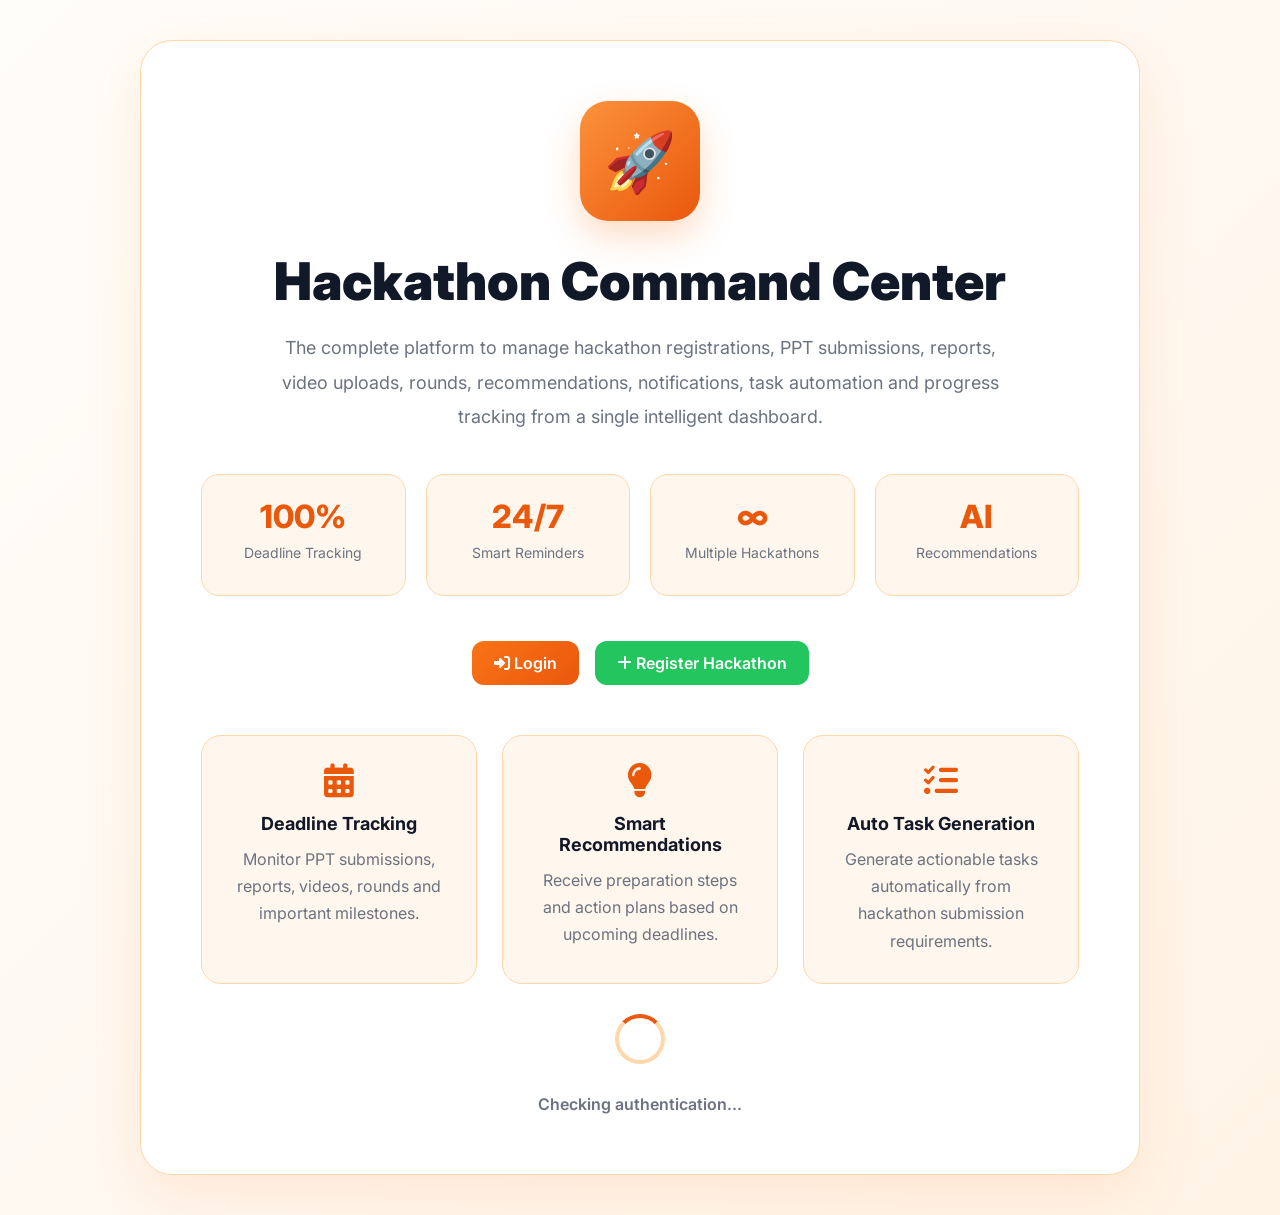
<file: index.html>
<!DOCTYPE html>
<html lang="en">

<head>

    <meta charset="UTF-8">

    <meta name="viewport" content="width=device-width, initial-scale=1.0">

    <title>
        Hackathon Command Center
    </title>

    <link rel="stylesheet" href="assets/css/style.css">

    <link href="https://cdnjs.cloudflare.com/ajax/libs/font-awesome/6.5.1/css/all.min.css" rel="stylesheet">

    <style>
        .landing-container {

            min-height: 100vh;

            display: flex;

            justify-content: center;

            align-items: center;

            padding: 40px;

            background: linear-gradient(135deg,
                    #FFFDF8,
                    #FFF8F1,
                    #FFF4E6);
        }

        .landing-card {

            width: 100%;
            max-width: 1000px;

            background: #FFFFFF;

            border: 1px solid #FED7AA;

            border-radius: 32px;

            padding: 60px;

            text-align: center;

            box-shadow:
                0 20px 60px rgba(249, 115, 22, .12);
        }

        .hero-logo {

            width: 120px;
            height: 120px;

            margin: auto;

            border-radius: 28px;

            display: flex;

            align-items: center;
            justify-content: center;

            font-size: 58px;

            color: white;

            background: linear-gradient(135deg,
                    #FB923C,
                    #EA580C);

            box-shadow:
                0 15px 35px rgba(249, 115, 22, .25);

            margin-bottom: 30px;
        }

        .hero-title {

            font-size: 52px;

            font-weight: 900;

            color: #111827;

            margin-bottom: 18px;

            line-height: 1.2;
        }

        .hero-subtitle {

            max-width: 750px;

            margin: auto;

            color: #6B7280;

            font-size: 18px;

            line-height: 1.9;

            margin-bottom: 40px;
        }

        .hero-buttons {

            display: flex;

            justify-content: center;

            gap: 16px;

            flex-wrap: wrap;

            margin-bottom: 50px;
        }

        .feature-grid {

            display: grid;

            grid-template-columns:
                repeat(auto-fit, minmax(250px, 1fr));

            gap: 25px;
        }

        .feature {

            background: #FFF7ED;

            border: 1px solid #FED7AA;

            border-radius: 20px;

            padding: 28px;

            transition: .3s ease;
        }

        .feature:hover {

            transform: translateY(-5px);

            box-shadow:
                0 10px 25px rgba(249, 115, 22, .12);
        }

        .feature i {

            font-size: 34px;

            color: #EA580C;

            margin-bottom: 15px;
        }

        .feature h4 {

            color: #111827;

            margin-bottom: 12px;

            font-size: 18px;
        }

        .feature p {

            color: #6B7280;

            line-height: 1.7;
        }

        .stats-row {

            display: grid;

            grid-template-columns:
                repeat(auto-fit, minmax(180px, 1fr));

            gap: 20px;

            margin-bottom: 45px;
        }

        .stat-box {

            background: #FFF7ED;

            border: 1px solid #FED7AA;

            border-radius: 18px;

            padding: 22px;
        }

        .stat-number {

            font-size: 32px;

            font-weight: 800;

            color: #EA580C;

            margin-bottom: 8px;
        }

        .stat-label {

            color: #6B7280;

            font-size: 14px;
        }

        .loader {

            width: 50px;
            height: 50px;

            margin: 30px auto;

            border-radius: 50%;

            border: 4px solid #FED7AA;

            border-top-color: #EA580C;

            animation: spin 1s linear infinite;
        }

        #statusMessage {

            color: #6B7280;

            font-weight: 600;
        }

        @keyframes spin {

            from {
                transform: rotate(0deg);
            }

            to {
                transform: rotate(360deg);
            }
        }

        @media(max-width:768px) {

            .landing-card {

                padding: 35px;
            }

            .hero-title {

                font-size: 36px;
            }

            .hero-subtitle {

                font-size: 16px;
            }
        }
    </style>

</head>

<body>

    <div class="landing-container">

        <div class="landing-card fade-in">

            <div class="hero-logo">
                🚀
            </div>

            <h1 class="hero-title">
                Hackathon Command Center
            </h1>

            <p class="hero-subtitle">

                The complete platform to manage
                hackathon registrations, PPT submissions,
                reports, video uploads, rounds,
                recommendations, notifications,
                task automation and progress tracking
                from a single intelligent dashboard.

            </p>

            <div class="stats-row">

                <div class="stat-box">
                    <div class="stat-number">100%</div>
                    <div class="stat-label">
                        Deadline Tracking
                    </div>
                </div>

                <div class="stat-box">
                    <div class="stat-number">24/7</div>
                    <div class="stat-label">
                        Smart Reminders
                    </div>
                </div>

                <div class="stat-box">
                    <div class="stat-number">∞</div>
                    <div class="stat-label">
                        Multiple Hackathons
                    </div>
                </div>

                <div class="stat-box">
                    <div class="stat-number">AI</div>
                    <div class="stat-label">
                        Recommendations
                    </div>
                </div>

            </div>

            <div class="hero-buttons">

                <a href="login.html" class="btn btn-primary">

                    <i class="fas fa-right-to-bracket"></i>
                    Login
                </a>

                <a href="register.html" class="btn btn-success">

                    <i class="fas fa-plus"></i>
                    Register Hackathon
                </a>

            </div>

            <div class="feature-grid">

                <div class="feature">

                    <i class="fas fa-calendar-days"></i>

                    <h4>
                        Deadline Tracking
                    </h4>

                    <p>
                        Monitor PPT submissions,
                        reports, videos, rounds
                        and important milestones.
                    </p>

                </div>

                <div class="feature">

                    <i class="fas fa-lightbulb"></i>

                    <h4>
                        Smart Recommendations
                    </h4>

                    <p>
                        Receive preparation steps
                        and action plans based on
                        upcoming deadlines.
                    </p>

                </div>

                <div class="feature">

                    <i class="fas fa-list-check"></i>

                    <h4>
                        Auto Task Generation
                    </h4>

                    <p>
                        Generate actionable tasks
                        automatically from hackathon
                        submission requirements.
                    </p>

                </div>

            </div>

            <div class="loader"></div>

            <p id="statusMessage">

                Checking authentication...

            </p>

        </div>

    </div>

    <script src="assets/js/app.js"></script>

    <script>

        setTimeout(() => {

            const currentUser =
                localStorage.getItem(
                    "hack_current_user"
                );

            if (currentUser) {

                document.getElementById(
                    "statusMessage"
                ).innerText =
                    "Redirecting to Dashboard...";

                setTimeout(() => {

                    window.location.href =
                        "dashboard.html";

                }, 800);

            } else {

                document.getElementById(
                    "statusMessage"
                ).innerText =
                    "Redirecting to Login...";

                setTimeout(() => {

                    window.location.href =
                        "login.html";

                }, 800);
            }

        }, 1500);

    </script>

</body>

</html>
</file>
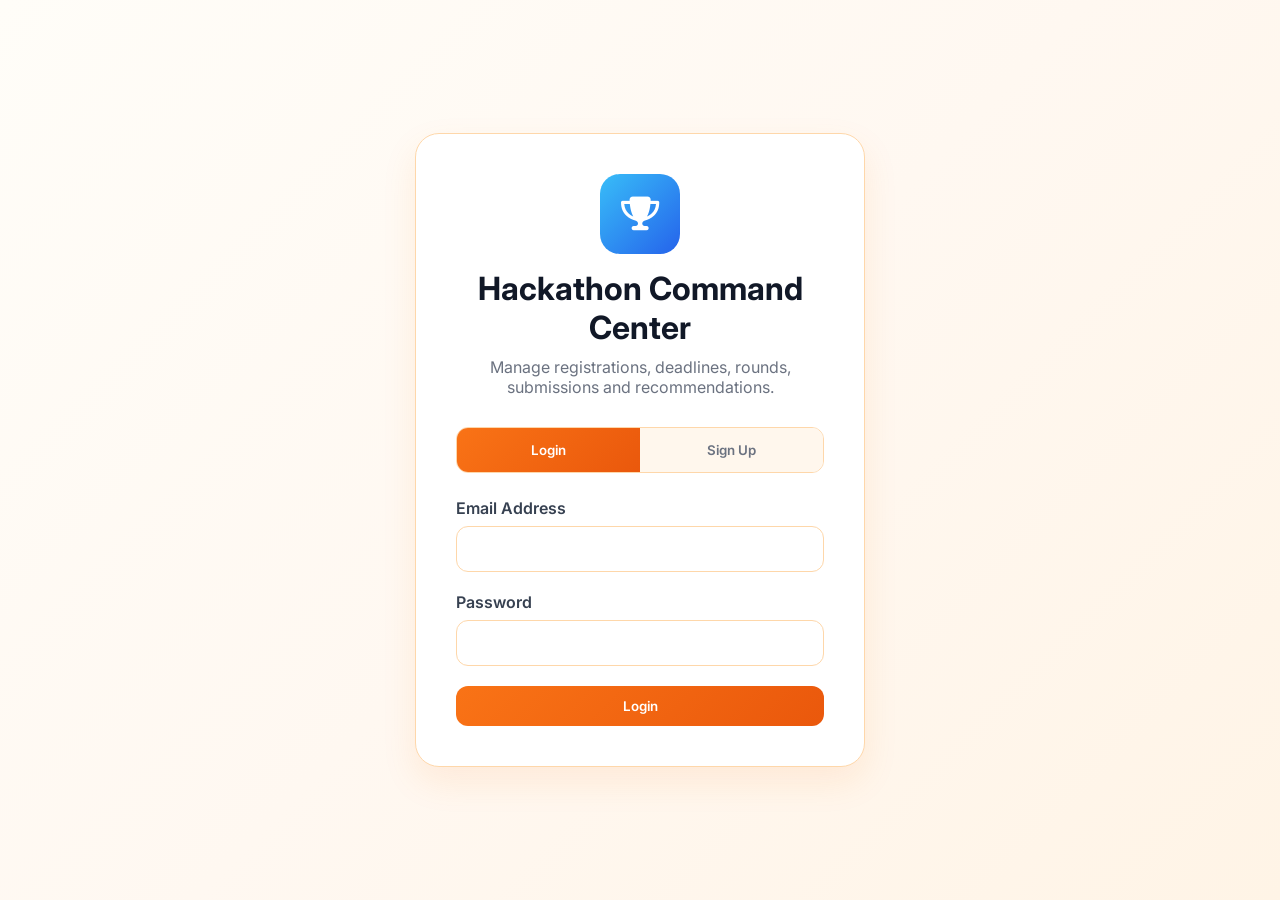
<file: agenda.html>
<!DOCTYPE html>
<html lang="en">

<head>

<meta charset="UTF-8">

<meta name="viewport"
      content="width=device-width, initial-scale=1.0">

<title>
Agenda | Hackathon Command Center
</title>

<link rel="stylesheet"
      href="assets/css/style.css">

<link href="https://cdnjs.cloudflare.com/ajax/libs/font-awesome/6.5.1/css/all.min.css"
      rel="stylesheet">

</head>

<body>

<div class="app">

    <!-- SIDEBAR -->

    <aside class="sidebar">

        <div class="logo">

            <div class="logo-icon">
                🚀
            </div>

            <div class="logo-text">
                <h2>Hackathon Hub</h2>
                <span>Command Center</span>
            </div>

        </div>

        <nav class="nav-links">

            <a href="dashboard.html">
                <i class="fas fa-chart-line"></i>
                <span>Dashboard</span>
            </a>

            <a href="register.html">
                <i class="fas fa-plus-circle"></i>
                <span>Register</span>
            </a>

            <a href="agenda.html"
               class="active">
                <i class="fas fa-list-check"></i>
                <span>Agenda</span>
            </a>

            <a href="recommendations.html">
                <i class="fas fa-lightbulb"></i>
                <span>Recommendations</span>
            </a>

            <a href="calendar.html">
                <i class="fas fa-calendar"></i>
                <span>Calendar</span>
            </a>

            <a href="notifications.html">
                <i class="fas fa-bell"></i>
                <span>Notifications</span>
            </a>

            <a href="#"
               onclick="logoutUser()">

                <i class="fas fa-right-from-bracket"></i>
                <span>Logout</span>

            </a>

        </nav>

    </aside>

    <!-- MAIN -->

    <main class="main">

        <div class="page-header">

            <div class="page-title">

                <h1>
                    Agenda
                </h1>

                <p>
                    All hackathon tasks sorted by urgency.
                </p>

            </div>

        </div>

        <!-- TODAY -->

        <div class="agenda-section">

            <h2 class="agenda-title">

                🔴 Today

            </h2>

            <div id="todayTasks">

            </div>

        </div>

        <!-- TOMORROW -->

        <div class="agenda-section">

            <h2 class="agenda-title">

                🟠 Tomorrow

            </h2>

            <div id="tomorrowTasks">

            </div>

        </div>

        <!-- THIS WEEK -->

        <div class="agenda-section">

            <h2 class="agenda-title">

                🟡 This Week

            </h2>

            <div id="weekTasks">

            </div>

        </div>

        <!-- FUTURE -->

        <div class="agenda-section">

            <h2 class="agenda-title">

                🟢 Future

            </h2>

            <div id="futureTasks">

            </div>

        </div>

    </main>

</div>

<script src="assets/js/api.js"></script>
<script src="assets/js/app.js"></script>

<script src="assets/js/agenda.js"></script>

</body>

</html>

<!DOCTYPE html>
<html lang="en">

<head>

<meta charset="UTF-8">

<meta
name="viewport"
content="width=device-width, initial-scale=1.0">

<title>
Agenda | Hackathon Command Center
</title>

<link
rel="stylesheet"
href="assets/css/style.css">

<link
href="https://cdnjs.cloudflare.com/ajax/libs/font-awesome/6.5.1/css/all.min.css"
rel="stylesheet">

</head>

<body>

<div class="app">

    <!-- SIDEBAR -->

    <aside class="sidebar">

        <div class="logo">

            <div class="logo-icon">
                🚀
            </div>

            <div class="logo-text">
                <h2>
                    Hackathon Hub
                </h2>
                <span>
                    Command Center
                </span>
            </div>

        </div>

        <nav class="nav-links">

            <a href="dashboard.html">
                <i class="fas fa-chart-line"></i>
                <span>Dashboard</span>
            </a>

            <a href="register.html">
                <i class="fas fa-plus-circle"></i>
                <span>Register</span>
            </a>

            <a
            href="agenda.html"
            class="active">

                <i class="fas fa-list-check"></i>
                <span>Agenda</span>

            </a>

            <a href="recommendations.html">
                <i class="fas fa-lightbulb"></i>
                <span>Recommendations</span>
            </a>

            <a href="calendar.html">
                <i class="fas fa-calendar"></i>
                <span>Calendar</span>
            </a>

            <a href="notifications.html">
                <i class="fas fa-bell"></i>
                <span>Notifications</span>
            </a>

            <a
            href="#"
            onclick="logoutUser()">

                <i class="fas fa-sign-out-alt"></i>
                <span>Logout</span>

            </a>

        </nav>

    </aside>

    <!-- MAIN -->

    <main class="main">

        <div class="page-header">

            <div class="page-title">

                <h1>
                    Agenda
                </h1>

                <p>
                    Sorted task timeline across
                    all hackathons
                </p>

            </div>

        </div>

        <!-- TODAY -->

        <div class="agenda-section">

            <h2
            class="agenda-title"
            style="color:#ef4444">

                🔴 Today

            </h2>

            <div id="todayTasks">

            </div>

        </div>

        <!-- TOMORROW -->

        <div class="agenda-section">

            <h2
            class="agenda-title"
            style="color:#f59e0b">

                🟠 Tomorrow

            </h2>

            <div id="tomorrowTasks">

            </div>

        </div>

        <!-- WEEK -->

        <div class="agenda-section">

            <h2
            class="agenda-title"
            style="color:#38bdf8">

                🔵 This Week

            </h2>

            <div id="weekTasks">

            </div>

        </div>

        <!-- FUTURE -->

        <div class="agenda-section">

            <h2
            class="agenda-title"
            style="color:#22c55e">

                🟢 Future

            </h2>

            <div id="futureTasks">

            </div>

        </div>

        <div class="footer">

            © 2026 Hackathon Command Center

        </div>

    </main>

</div>

<script src="assets/js/app.js"></script>

<script src="assets/js/agenda.js"></script>

</body>

</html>
</file>
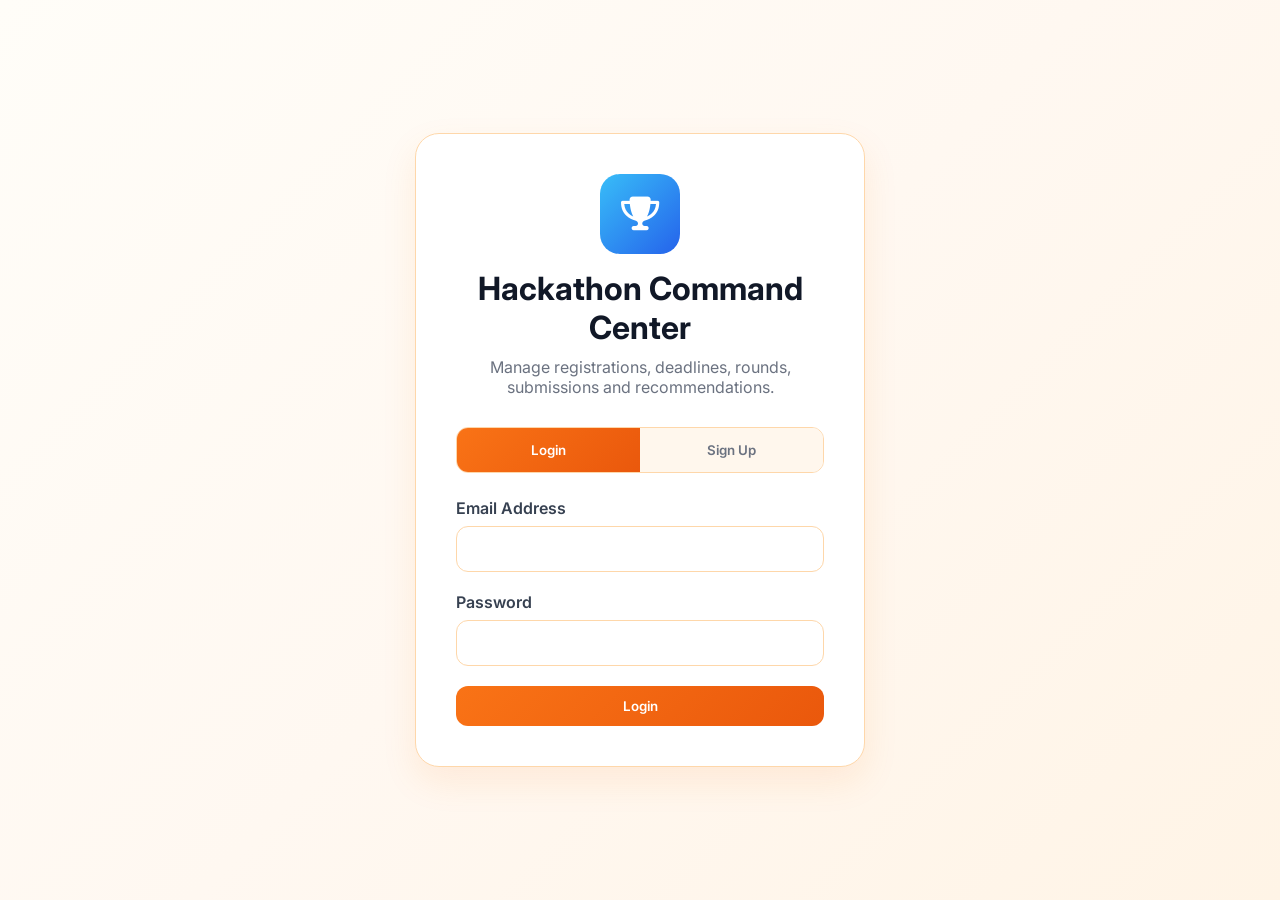
<file: calendar.html>
+
<!DOCTYPE html>
<html lang="en">

<head>

    <meta charset="UTF-8">

    <meta name="viewport" content="width=device-width, initial-scale=1.0">

    <title>
        Calendar | Hackathon Command Center
    </title>

    <link rel="stylesheet" href="assets/css/style.css">

    <link href="https://cdnjs.cloudflare.com/ajax/libs/font-awesome/6.5.1/css/all.min.css" rel="stylesheet">

    <style>
        .calendar-wrapper {

            background: #FFFFFF;

            border-radius: 24px;

            padding: 30px;

            border: 1px solid #FED7AA;

            box-shadow:
                0 12px 35px rgba(249, 115, 22, .08);
        }

        .calendar-header {

            display: flex;

            justify-content: space-between;

            align-items: center;

            margin-bottom: 30px;
        }

        .calendar-header h2 {

            color: #111827;

            font-size: 28px;

            font-weight: 800;
        }

        .calendar-grid {

            display: grid;

            grid-template-columns:
                repeat(7, 1fr);

            gap: 12px;
        }

        .calendar-weekday {

            text-align: center;

            font-weight: 700;

            color: #EA580C;

            background: #FFF7ED;

            border: 1px solid #FED7AA;

            border-radius: 12px;

            padding: 14px;
        }

        .calendar-cell {

            min-height: 120px;

            background: #FFFFFF;

            border-radius: 14px;

            padding: 10px;

            border: 1px solid #FED7AA;

            overflow: hidden;

            transition: .25s ease;

            color: #1F2937;
        }

        .calendar-cell:hover {

            transform: translateY(-3px);

            box-shadow:
                0 8px 18px rgba(249, 115, 22, .10);

            background: #FFFDF8;
        }

        .calendar-nav {

            display: flex;

            gap: 12px;
        }

        .calendar-nav button {

            padding: 12px 18px;

            border-radius: 12px;

            border: none;

            cursor: pointer;

            background: linear-gradient(135deg,
                    #FB923C,
                    #EA580C);

            color: white;

            font-size: 15px;

            font-weight: 600;

            transition: .25s ease;
        }

        .calendar-nav button:hover {

            transform: translateY(-2px);

            box-shadow:
                0 10px 20px rgba(249, 115, 22, .20);
        }

        .legend {

            display: flex;

            flex-wrap: wrap;

            gap: 18px;

            margin-top: 30px;

            padding-top: 20px;

            border-top: 1px solid #FED7AA;
        }

        .legend-item {

            display: flex;

            align-items: center;

            gap: 10px;

            color: #374151;

            font-weight: 500;
        }

        .legend-dot {

            width: 14px;

            height: 14px;

            border-radius: 50%;
        }

        .legend-item:nth-child(1) .legend-dot {

            background: #F59E0B;
        }

        .legend-item:nth-child(2) .legend-dot {

            background: #22C55E;
        }

        .legend-item:nth-child(3) .legend-dot {

            background: #EF4444;
        }

        .legend-item:nth-child(4) .legend-dot {

            background: #8B5CF6;
        }

        .calendar-event {

            padding: 4px 8px;

            margin-top: 5px;

            border-radius: 8px;

            font-size: 11px;

            font-weight: 600;

            color: white;

            overflow: hidden;

            white-space: nowrap;

            text-overflow: ellipsis;
        }

        .calendar-event.ppt {

            background: #F59E0B;
        }

        .calendar-event.video {

            background: #22C55E;
        }

        .calendar-event.report {

            background: #EF4444;
        }

        .calendar-event.round {

            background: #8B5CF6;
        }

        @media(max-width:992px) {

            .calendar-grid {

                grid-template-columns:
                    repeat(7, minmax(80px, 1fr));

                overflow-x: auto;
            }

            .calendar-cell {

                min-height: 100px;
            }
        }

        @media(max-width:768px) {

            .calendar-header {

                flex-direction: column;

                gap: 20px;
            }

            .calendar-header h2 {

                font-size: 24px;
            }

            .legend {

                justify-content: center;
            }
        }
    </style>

</head>

<body>

    <div class="app">

        <!-- SIDEBAR -->

        <aside class="sidebar">

            <div class="logo">

                <div class="logo-icon">
                    🚀
                </div>

                <div class="logo-text">

                    <h2>
                        Hackathon Hub
                    </h2>

                    <span>
                        Command Center
                    </span>

                </div>

            </div>

            <nav class="nav-links">

                <a href="dashboard.html">
                    <i class="fas fa-chart-line"></i>
                    <span>Dashboard</span>
                </a>

                <a href="register.html">
                    <i class="fas fa-plus-circle"></i>
                    <span>Register</span>
                </a>

                <a href="agenda.html">
                    <i class="fas fa-list-check"></i>
                    <span>Agenda</span>
                </a>

                <a href="recommendations.html">
                    <i class="fas fa-lightbulb"></i>
                    <span>Recommendations</span>
                </a>

                <a href="calendar.html" class="active">

                    <i class="fas fa-calendar-days"></i>
                    <span>Calendar</span>

                </a>

                <a href="notifications.html">
                    <i class="fas fa-bell"></i>
                    <span>Notifications</span>
                </a>

                <a href="#" onclick="logoutUser()">

                    <i class="fas fa-right-from-bracket"></i>
                    <span>Logout</span>

                </a>

            </nav>

        </aside>

        <!-- MAIN -->

        <main class="main">

            <div class="page-header">

                <div class="page-title">

                    <h1>
                        Calendar
                    </h1>

                    <p>
                        View all hackathon deadlines,
                        rounds and submissions.
                    </p>

                </div>

            </div>

            <div class="calendar-wrapper">

                <div class="calendar-header">

                    <div class="calendar-nav">

                        <button onclick="previousMonth()">

                            <i class="fas fa-chevron-left"></i>

                        </button>

                        <button onclick="nextMonth()">

                            <i class="fas fa-chevron-right"></i>

                        </button>

                    </div>

                    <h2 id="monthYear">

                    </h2>

                </div>

                <!-- WEEKDAYS -->

                <div class="calendar-grid">

                    <div class="calendar-weekday">
                        Sun
                    </div>

                    <div class="calendar-weekday">
                        Mon
                    </div>

                    <div class="calendar-weekday">
                        Tue
                    </div>

                    <div class="calendar-weekday">
                        Wed
                    </div>

                    <div class="calendar-weekday">
                        Thu
                    </div>

                    <div class="calendar-weekday">
                        Fri
                    </div>

                    <div class="calendar-weekday">
                        Sat
                    </div>

                </div>

                <div id="calendarDays" class="calendar-grid">

                </div>

                <!-- LEGEND -->

                <div class="legend">

                    <div class="legend-item">
                        <div class="legend-dot" style="
                    background:#f59e0b;
                    ">
                        </div>
                        PPT
                    </div>

                    <div class="legend-item">
                        <div class="legend-dot" style="
                    background:#22c55e;
                    ">
                        </div>
                        Video
                    </div>

                    <div class="legend-item">
                        <div class="legend-dot" style="
                    background:#ef4444;
                    ">
                        </div>
                        Report
                    </div>

                    <div class="legend-item">
                        <div class="legend-dot" style="
                    background:#8b5cf6;
                    ">
                        </div>
                        Round
                    </div>

                </div>

            </div>

            <div class="footer">

                © 2026 Hackathon Command Center

            </div>

        </main>

    </div>

    <script src="assets/js/api.js"></script>
    <script src="assets/js/app.js"></script>
    <script src="assets/js/calendar.js"></script>

</body>

</html>
</file>
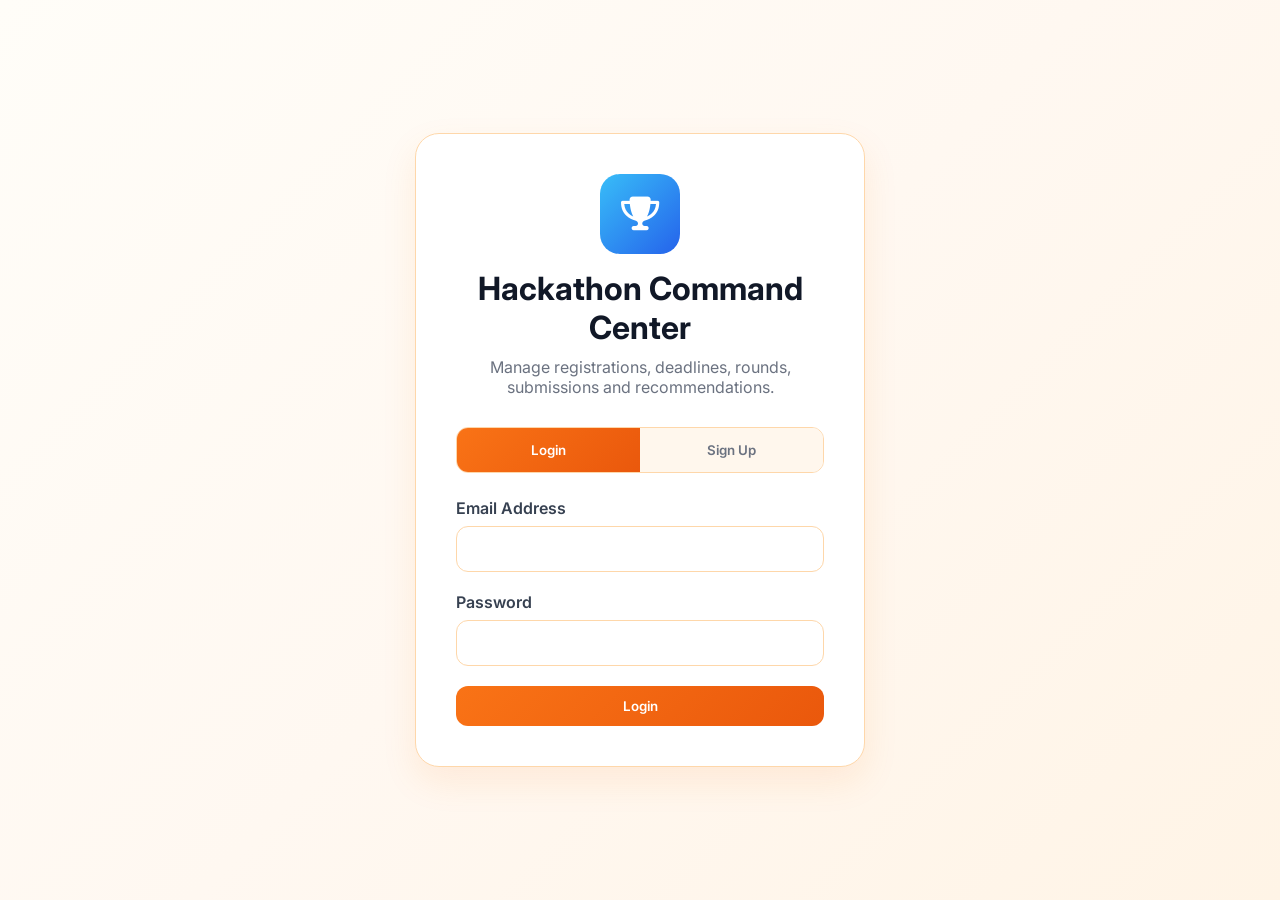
<file: dashboard.html>
<!DOCTYPE html>
<html lang="en">

<head>

    <meta charset="UTF-8">
    <meta name="viewport" content="width=device-width, initial-scale=1.0">

    <title>Dashboard | Hackathon Command Center</title>

    <link rel="stylesheet" href="assets/css/style.css">

    <link href="https://cdnjs.cloudflare.com/ajax/libs/font-awesome/6.5.1/css/all.min.css"
          rel="stylesheet">

</head>

<body>

<div class="app">

    <!-- ======================================
         SIDEBAR
    ======================================= -->

    <aside class="sidebar">

        <div class="logo">

            <div class="logo-icon">
                🚀
            </div>

            <div class="logo-text">
                <h2>Hackathon Hub</h2>
                <span>Command Center</span>
            </div>

        </div>

        <nav class="nav-links">

            <a href="dashboard.html" class="active">
                <i class="fas fa-chart-line"></i>
                <span>Dashboard</span>
            </a>

            <a href="register.html">
                <i class="fas fa-plus-circle"></i>
                <span>Register Hackathon</span>
            </a>

            <a href="agenda.html">
                <i class="fas fa-list-check"></i>
                <span>Agenda</span>
            </a>

            <a href="recommendations.html">
                <i class="fas fa-lightbulb"></i>
                <span>Recommendations</span>
            </a>

            <a href="calendar.html">
                <i class="fas fa-calendar-days"></i>
                <span>Calendar</span>
            </a>

            <a href="notifications.html">
                <i class="fas fa-bell"></i>
                <span>Notifications</span>
            </a>

            <a href="#" onclick="logoutUser()">
                <i class="fas fa-right-from-bracket"></i>
                <span>Logout</span>
            </a>

        </nav>

    </aside>

    <!-- ======================================
         MAIN CONTENT
    ======================================= -->

    <main class="main">

        <div class="page-header">

            <div class="page-title">

                <h1>
                    Dashboard
                </h1>

                <p>
                    Monitor hackathons, deadlines,
                    tasks and progress from one place.
                </p>

            </div>

            <a href="register.html"
               class="btn btn-primary">

                <i class="fas fa-plus"></i>
                New Hackathon

            </a>

        </div>

        <!-- ======================================
             STATS
        ======================================= -->

        <div class="stats-grid">

            <div class="stat-card">

                <div class="stat-label">
                    Total Hackathons
                </div>

                <div class="stat-value"
                     id="totalHackathons">
                    0
                </div>

                <div class="stat-icon">
                    <i class="fas fa-trophy"></i>
                </div>

            </div>

            <div class="stat-card">

                <div class="stat-label">
                    Upcoming Deadlines
                </div>

                <div class="stat-value"
                     id="upcomingDeadlines">
                    0
                </div>

                <div class="stat-icon">
                    <i class="fas fa-clock"></i>
                </div>

            </div>

            <div class="stat-card">

                <div class="stat-label">
                    Pending Tasks
                </div>

                <div class="stat-value"
                     id="pendingTasks">
                    0
                </div>

                <div class="stat-icon">
                    <i class="fas fa-hourglass-half"></i>
                </div>

            </div>

            <div class="stat-card">

                <div class="stat-label">
                    Completed Tasks
                </div>

                <div class="stat-value"
                     id="completedTasks">
                    0
                </div>

                <div class="stat-icon">
                    <i class="fas fa-check-circle"></i>
                </div>

            </div>

        </div>

        <!-- ======================================
             QUICK ACTIONS
        ======================================= -->

        <div class="card"
             style="margin-bottom:25px;">

            <div class="card-header">

                <h3 class="card-title">
                    Quick Actions
                </h3>

            </div>

            <div style="
                display:flex;
                flex-wrap:wrap;
                gap:15px;
            ">

                <a href="register.html"
                   class="btn btn-primary">

                    Register Hackathon

                </a>

                <a href="agenda.html"
                   class="btn btn-success">

                    View Agenda

                </a>

                <a href="recommendations.html"
                   class="btn btn-primary">

                    Recommendations

                </a>

            </div>

        </div>

        <!-- ======================================
             RECENT HACKATHONS
        ======================================= -->

        <div class="card">

            <div class="card-header">

                <h3 class="card-title">
                    Recent Hackathons
                </h3>

            </div>

            <div class="table-container">

                <table>

                    <thead>

                    <tr>

                        <th>
                            Hackathon
                        </th>

                        <th>
                            Organizer
                        </th>

                        <th>
                            Rounds
                        </th>

                        <th>
                            Added On
                        </th>

                        <th style="text-align: center;">
                            Actions
                        </th>

                    </tr>

                    </thead>

                    <tbody id="recentHackathons">

                    </tbody>

                </table>

            </div>

        </div>

        <!-- ======================================
             FOOTER
        ======================================= -->

        <div class="footer">

            © 2026 Hackathon Command Center

        </div>

    </main>

</div>

<script src="assets/js/api.js"></script>
<script src="assets/js/app.js"></script>

<script>

    checkAuth();

    // loadDashboard() is natively handled by app.js during DOMContentLoaded

</script>

</body>

</html>
```
</file>
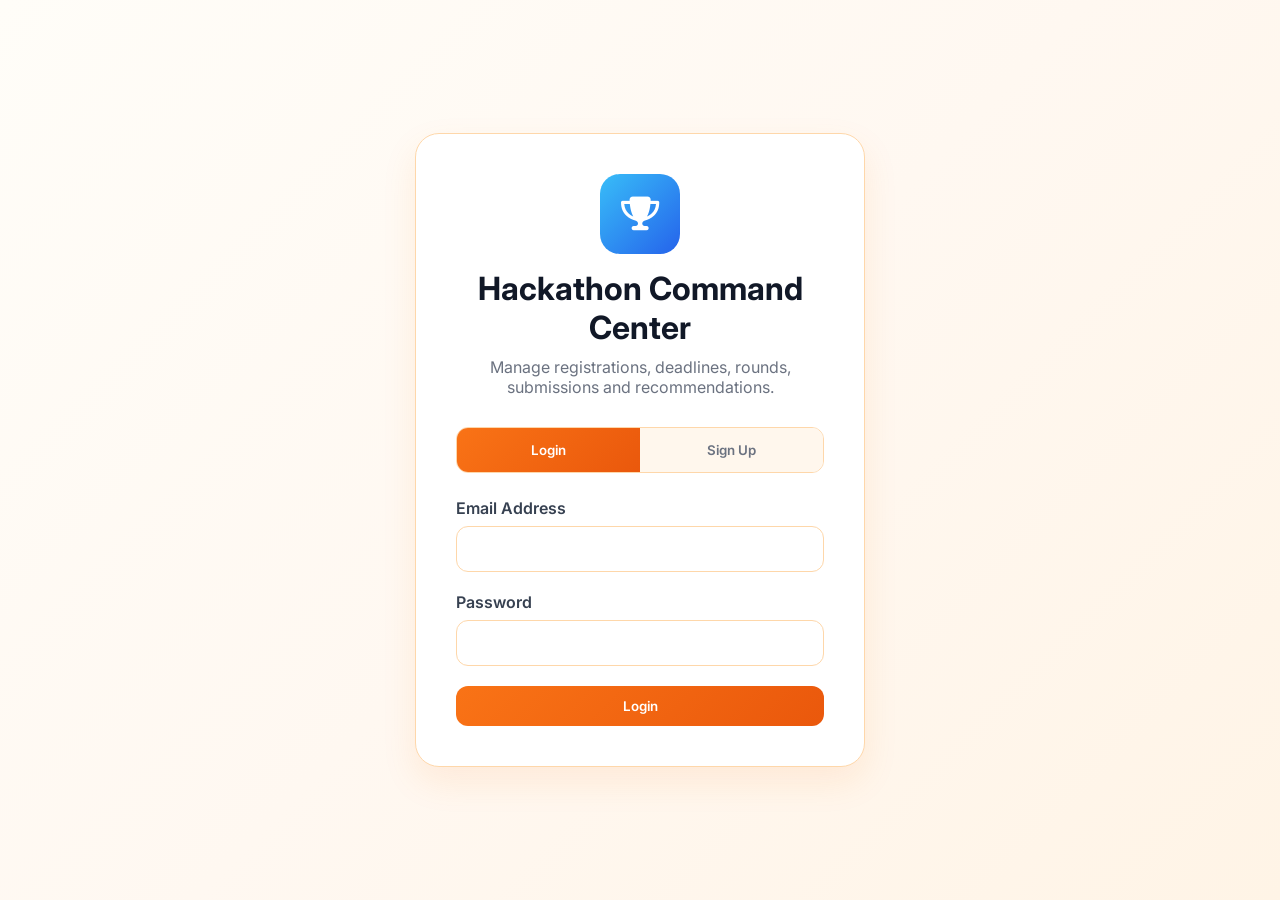
<file: login.html>
<!DOCTYPE html>
<html lang="en">

<head>
    <meta charset="UTF-8">
    <meta name="viewport" content="width=device-width, initial-scale=1.0">
    <title>Hackathon Command Center - Login</title>

    <link rel="stylesheet" href="assets/css/style.css">

    <link href="https://cdnjs.cloudflare.com/ajax/libs/font-awesome/6.5.1/css/all.min.css" rel="stylesheet">
</head>

<body>

    <div class="auth-wrapper">

        <div class="auth-card fade-in">

            <div style="text-align:center;margin-bottom:25px;">

                <div style="
                    width:80px;
                    height:80px;
                    margin:auto;
                    border-radius:20px;
                    background:linear-gradient(135deg,#38bdf8,#2563eb);
                    display:flex;
                    align-items:center;
                    justify-content:center;
                    font-size:34px;
                    color:white;
                    margin-bottom:15px;
                ">
                    <i class="fas fa-trophy"></i>
                </div>

                <h1>Hackathon Command Center</h1>

                <p>
                    Manage registrations, deadlines, rounds,
                    submissions and recommendations.
                </p>

            </div>

            <div id="loginAlert"></div>

            <div class="auth-tabs">


                <button type="button" class="tab-btn active" onclick="showLogin()" id="loginTab">
                    Login
                </button>

                <button type="button" class="tab-btn" onclick="showSignup()" id="signupTab">
                    Sign Up
                </button>

            </div>



            <!-- LOGIN FORM -->

            <form id="loginForm">


                <div class="form-group">

                    <label>Email Address</label>

                    <input type="email" id="loginEmail" class="form-control" required>

                </div>

                <br>

                <div class="form-group">

                    <label>Password</label>

                    <input type="password" id="loginPassword" class="form-control" required>

                </div>

                <br>

                <button type="submit" class="btn btn-primary" style="width:100%;">

                    Login

                </button>


            </form>

            <!-- SIGNUP FORM -->

            <form id="signupForm" style="display:none;">

                <div class="form-group">

                    <label>Full Name</label>

                    <input type="text" id="signupName" class="form-control" required>

                </div>

                <br>

                <div class="form-group">

                    <label>College</label>

                    <input type="text" id="college" class="form-control" required>

                </div>

                <br>

                <div class="form-group">

                    <label>Email</label>

                    <input type="email" id="signupEmail" class="form-control" required>

                </div>

                <br>

                <div class="form-group">

                    <label>Password</label>

                    <input type="password" id="signupPassword" class="form-control" required>

                </div>

                <br>

                <div class="form-group">

                    <label>Confirm Password</label>

                    <input type="password" id="confirmPassword" class="form-control" required>

                </div>

                <br>

                <button type="submit" class="btn btn-primary" style="width:100%;">

                    Create Account

                </button>


            </form>



        </div>

    </div>

    <script src="assets/js/api.js"></script>
    <script src="assets/js/app.js"></script>

    <script>

        function showAlert(message, type) {

            const alertBox =
                document.getElementById(
                    "loginAlert"
                );

            alertBox.innerHTML =
                `
            <div class="alert alert-${type}">
                ${message}
            </div>
            `;

            setTimeout(() => {
                alertBox.innerHTML = "";
            }, 3000);

        }
        function showLogin() {
            document.getElementById(
                "loginForm"
            ).style.display = "block";

            document.getElementById(
                "signupForm"
            ).style.display = "none";

            document.getElementById(
                "loginTab"
            ).classList.add("active");

            document.getElementById(
                "signupTab"
            ).classList.remove("active");


        }

        function showSignup() {

            document.getElementById(
                "loginForm"
            ).style.display = "none";

            document.getElementById(
                "signupForm"
            ).style.display = "block";

            document.getElementById(
                "signupTab"
            ).classList.add("active");

            document.getElementById(
                "loginTab"
            ).classList.remove("active");


        }

    </script>

</body>

</html>
</file>
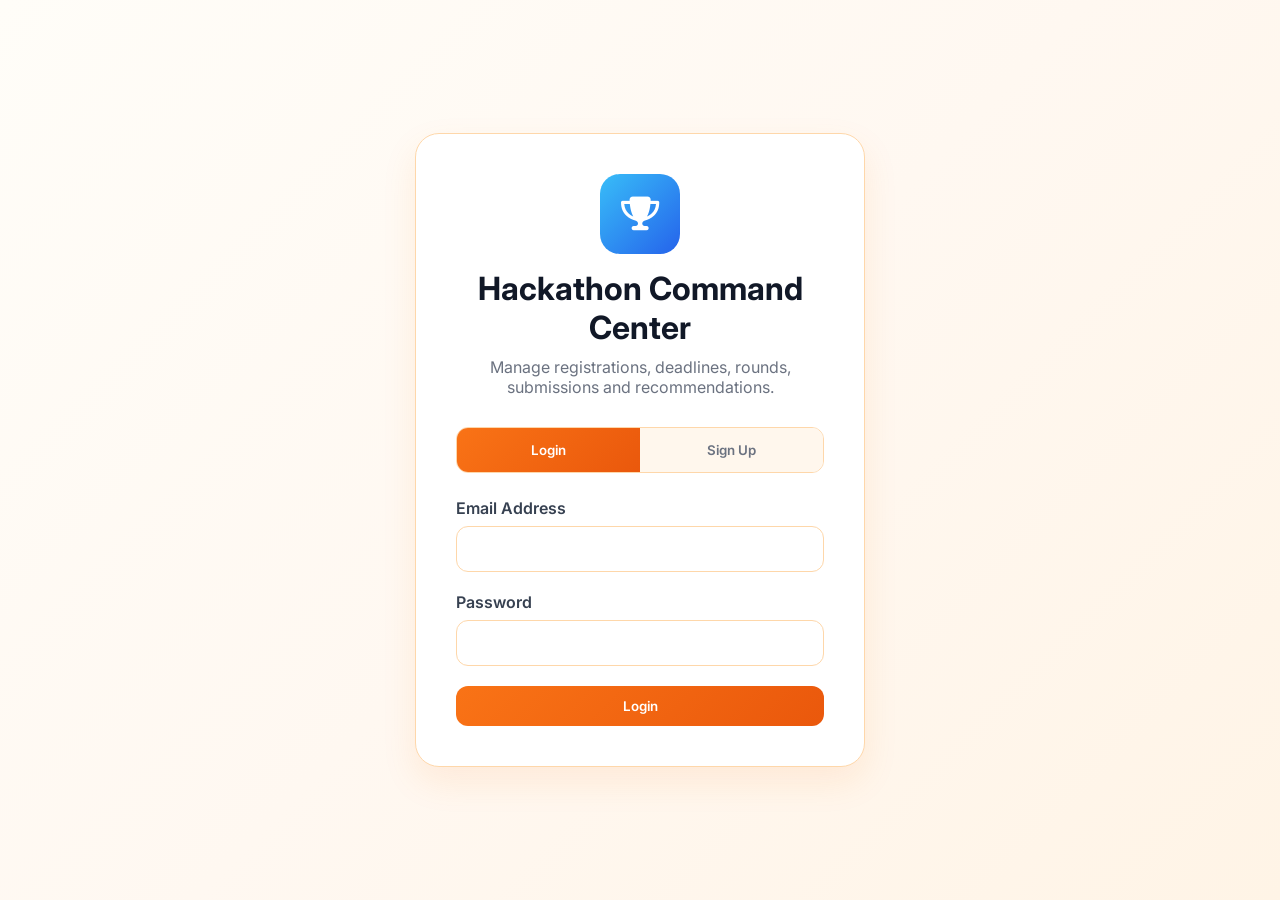
<file: register.html>
```html
<!DOCTYPE html>
<html lang="en">

<head>

    <meta charset="UTF-8">
    <meta name="viewport" content="width=device-width, initial-scale=1.0">

    <title>Register Hackathon | Hackathon Command Center</title>

    <link rel="stylesheet" href="assets/css/style.css">

    <link href="https://cdnjs.cloudflare.com/ajax/libs/font-awesome/6.5.1/css/all.min.css"
          rel="stylesheet">

</head>

<body>

<div class="app">

    <!-- ==========================================
         SIDEBAR
    =========================================== -->

    <aside class="sidebar">

        <div class="logo">

            <div class="logo-icon">
                🚀
            </div>

            <div class="logo-text">
                <h2>Hackathon Hub</h2>
                <span>Command Center</span>
            </div>

        </div>

        <nav class="nav-links">

            <a href="dashboard.html">
                <i class="fas fa-chart-line"></i>
                <span>Dashboard</span>
            </a>

            <a href="register.html" class="active">
                <i class="fas fa-plus-circle"></i>
                <span>Register Hackathon</span>
            </a>

            <a href="agenda.html">
                <i class="fas fa-list-check"></i>
                <span>Agenda</span>
            </a>

            <a href="recommendations.html">
                <i class="fas fa-lightbulb"></i>
                <span>Recommendations</span>
            </a>

            <a href="calendar.html">
                <i class="fas fa-calendar-days"></i>
                <span>Calendar</span>
            </a>

            <a href="notifications.html">
                <i class="fas fa-bell"></i>
                <span>Notifications</span>
            </a>

            <a href="#" onclick="logoutUser()">
                <i class="fas fa-right-from-bracket"></i>
                <span>Logout</span>
            </a>

        </nav>

    </aside>

    <!-- ==========================================
         MAIN
    =========================================== -->

    <main class="main">

        <div class="page-header">

            <div class="page-title">

                <h1>
                    Register Hackathon
                </h1>

                <p>
                    Add a new hackathon and automatically
                    generate tasks, deadlines and reminders.
                </p>

            </div>

        </div>

        <div class="card fade-in">

            <form id="hackathonForm">

                <!-- =====================================
                     BASIC DETAILS
                ====================================== -->

                <h2 style="margin-bottom:20px;">
                    Basic Information
                </h2>

                <div class="form-grid">

                    <div class="form-group">
                        <label>Hackathon Name *</label>
                        <input
                            type="text"
                            id="hackathonName"
                            class="form-control"
                            required>
                    </div>

                    <div class="form-group">
                        <label>Organizer *</label>
                        <input
                            type="text"
                            id="organizer"
                            class="form-control"
                            required>
                    </div>

                    <div class="form-group">
                        <label>Mode</label>
                        <select
                            id="mode"
                            class="form-control">

                            <option>Online</option>
                            <option>Offline</option>
                            <option>Hybrid</option>

                        </select>
                    </div>

                    <div class="form-group">
                        <label>Website Link</label>
                        <input
                            type="url"
                            id="website"
                            class="form-control">
                    </div>

                    <div class="form-group">
                        <label>Registration Date</label>
                        <input
                            type="date"
                            id="registrationDate"
                            class="form-control">
                    </div>

                    <div class="form-group">
                        <label>Registration Deadline</label>
                        <input
                            type="date"
                            id="registrationDeadline"
                            class="form-control">
                    </div>

                </div>

                <br>

                <div class="form-group">

                    <label>
                        Summary About Hackathon *
                    </label>

                    <textarea
                        id="summary"
                        class="form-control"
                        required></textarea>

                </div>

                <!-- =====================================
                     TEAM
                ====================================== -->

                <br><br>

                <h2 style="margin-bottom:20px;">
                    Team Details
                </h2>

                <div class="form-grid">

                    <div class="form-group">

                        <label>
                            Team Created
                        </label>

                        <select
                            id="teamCreated"
                            class="form-control">

                            <option  value="Yes">Yes</option>
                            <option  value="No">No</option>

                        </select>

                    </div>

                    <div class="form-group">

                        <label>
                            Team Leader
                        </label>

                        <input
                            type="text"
                            id="teamLeader"
                            class="form-control">

                    </div>

                    <div class="form-group">

                        <label>
                            Registration Fees
                        </label>

                        <input
                            type="number"
                            id="fees"
                            class="form-control">

                    </div>

                    <div class="form-group">

                        <label>
                            Confirmation Received
                        </label>

                        <select
                            id="confirmationReceived"
                            class="form-control">

                            <option value="Yes">Yes</option>
                            <option value="No">No</option>

                        </select>

                    </div>

                </div>

                <!-- =====================================
                     PROBLEM
                ====================================== -->

                <br><br>

                <h2 style="margin-bottom:20px;">
                    Problem Information
                </h2>

                <div class="form-grid">

                    <div class="form-group">

                        <label>
                            Problem Theme
                        </label>

                        <input
                            type="text"
                            id="problemTheme"
                            class="form-control">

                    </div>

                </div>

                <br>

                <div class="form-group">

                    <label>
                        Problem Statement
                    </label>

                    <textarea
                        id="problemStatement"
                        class="form-control"></textarea>

                </div>

                <!-- =====================================
                     ROUNDS
                ====================================== -->

                <br><br>

                <h2 style="margin-bottom:20px;">
                    Round Details
                </h2>

                <div class="form-group">

                    <label>
                        Number Of Rounds
                    </label>

                    <select
                        id="numberOfRounds"
                        class="form-control">

                        <option value="">
                            Select
                        </option>

                        <option value="1">
                            1
                        </option>

                        <option value="2">
                            2
                        </option>

                        <option value="3">
                            3
                        </option>

                        <option value="4">
                            4
                        </option>

                        <option value="5">
                            5
                        </option>

                        <option value="6">
                            6
                        </option>

                    </select>

                </div>

                <div id="roundsContainer"></div>

                <!-- =====================================
                     DELIVERABLES
                ====================================== -->

                <br><br>

                <h2 style="margin-bottom:20px;">
                    Deliverables
                </h2>

                <div class="form-grid">

                    <!-- PPT -->

                    <div class="round-card">

                        <div class="checkbox-group">

                            <input
                                type="checkbox"
                                id="pptRequired">

                            <label>
                                PPT Required
                            </label>

                        </div>

                        <br>

                        <input
                            type="date"
                            id="pptDate"
                            class="form-control">

                    </div>

                    <!-- VIDEO -->

                    <div class="round-card">

                        <div class="checkbox-group">

                            <input
                                type="checkbox"
                                id="videoRequired">

                            <label>
                                Video Required
                            </label>

                        </div>

                        <br>

                        <input
                            type="date"
                            id="videoDate"
                            class="form-control">

                    </div>

                    <!-- REPORT -->

                    <div class="round-card">

                        <div class="checkbox-group">

                            <input
                                type="checkbox"
                                id="reportRequired">

                            <label>
                                Report Required
                            </label>

                        </div>

                        <br>

                        <input
                            type="date"
                            id="reportDate"
                            class="form-control">

                    </div>

                </div>

                <!-- =====================================
                     RESULT SECTION
                ====================================== -->

                <br><br>

                <h2 style="margin-bottom:20px;">
                    Current Status
                </h2>

                <div class="form-grid">

                    <div class="form-group">

                        <label>
                            Selected Round
                        </label>

                        <input
                            type="text"
                            id="selectedRound"
                            class="form-control">

                    </div>

                    <div class="form-group">

                        <label>
                            Place Achieved
                        </label>

                        <input
                            type="text"
                            id="placeAchieved"
                            class="form-control">

                    </div>

                </div>

                <!-- =====================================
                     SUBMIT
                ====================================== -->

                <br><br>

                <button
                    type="submit"
                    class="btn btn-primary">

                    <i class="fas fa-save"></i>

                    Save Hackathon

                </button>

            </form>

        </div>

        <div class="footer">

            © 2026 Hackathon Command Center

        </div>

    </main>

</div>

<script src="assets/js/api.js"></script>
<script src="assets/js/app.js"></script>

<script>

    checkAuth();

</script>

</body>

</html>
```
</file>
<file: assets/css/style.css>
/* =====================================================
   HACKATHON COMMAND CENTER
   PROFESSIONAL SAAS UI
===================================================== */

@import url('https://fonts.googleapis.com/css2?family=Inter:wght@300;400;500;600;700;800;900&display=swap');

:root {

    /* Warm Light Theme */

    --bg: #FFFDF8;
    --bg-secondary: #FFF7ED;

    --card: #FFFFFF;
    --card-hover: #FFF4E6;

    --primary: #F97316;
    --primary-dark: #EA580C;

    --success: #22C55E;
    --warning: #F59E0B;
    --danger: #EF4444;

    --text: #1F2937;
    --text-secondary: #6B7280;

    --border: rgba(249, 115, 22, .15);

    --radius: 18px;

    --shadow:
        0 8px 24px rgba(249, 115, 22, .08);

    --transition: .25s ease;
}

/* =====================================================
   RESET
===================================================== */

* {
    margin: 0;
    padding: 0;
    box-sizing: border-box;
}

html {
    scroll-behavior: smooth;
}

body {
    font-family: 'Inter', sans-serif;

    background: linear-gradient(135deg,
            #FFFDF8,
            #FFF8F1,
            #FFF4E6);

    color: var(--text);

    min-height: 100vh;
}

a {
    text-decoration: none;
    color: inherit;
}

ul {
    list-style: none;
}

button {
    border: none;
    cursor: pointer;
    font-family: inherit;
}

input,
textarea,
select {
    font-family: inherit;
}

/* =====================================================
   SCROLLBAR
===================================================== */

::-webkit-scrollbar-track {
    background: #FFF4E6;
}

::-webkit-scrollbar-thumb {
    background: #FDBA74;
    border-radius: 50px;
}

::-webkit-scrollbar-thumb:hover {
    background: #FB923C;
}

/* =====================================================
   APP LAYOUT
===================================================== */

.app {
    display: flex;
    min-height: 100vh;
}

/* =====================================================
   SIDEBAR
===================================================== */

.sidebar {

    width: 270px;

    background: rgba(255, 255, 255, .95);

    backdrop-filter: blur(25px);

    border-right: 1px solid #FED7AA;

    padding: 24px;

    position: fixed;

    top: 0;
    left: 0;
    bottom: 0;

    z-index: 1000;

    box-shadow:
        4px 0 20px rgba(249, 115, 22, .05);
}

.logo {

    display: flex;
    align-items: center;
    gap: 12px;

    margin-bottom: 40px;
}

.logo-icon {

    width: 50px;
    height: 50px;

    border-radius: 14px;

    background: linear-gradient(135deg,
            #FB923C,
            #EA580C);

    color: white;

    display: flex;
    align-items: center;
    justify-content: center;

    font-size: 22px;
    font-weight: 700;
}

.logo-text h2 {
    font-size: 18px;
}

.logo-text span {
    color: var(--text-secondary);
    font-size: 13px;
}

.nav-links {

    display: flex;
    flex-direction: column;
    gap: 10px;
}

.nav-links a {

    padding: 14px 18px;

    border-radius: 14px;

    color: var(--text-secondary);

    transition: var(--transition);

    display: flex;
    align-items: center;
    gap: 12px;
}

.nav-links a:hover {

    background: rgba(249, 115, 22, .08);

    color: #EA580C;
}

.nav-links a.active {

    background: linear-gradient(135deg,
            rgba(249, 115, 22, .15),
            rgba(251, 146, 60, .10));

    color: #EA580C;
}

/* =====================================================
   MAIN CONTENT
===================================================== */

.main {

    margin-left: 270px;

    width: 100%;

    padding: 30px;
}

.page-header {

    display: flex;
    justify-content: space-between;
    align-items: center;

    margin-bottom: 25px;
}

.page-title h1 {
    font-size: 32px;
    font-weight: 800;
}

.page-title p {
    color: var(--text-secondary);
    margin-top: 6px;
}

/* =====================================================
   BUTTONS
===================================================== */

.btn {

    padding: 12px 22px;

    border-radius: 12px;

    font-weight: 600;

    transition: var(--transition);
}

.btn-primary {

    background: linear-gradient(135deg,
            var(--primary),
            var(--primary-dark));

    color: white;
}

.btn-primary:hover {

    transform: translateY(-2px);

    box-shadow:
        0 10px 25px rgba(249, 115, 22, .25);
}

.btn-success {
    background: var(--success);
    color: white;
}

.btn-danger {
    background: var(--danger);
    color: white;
}

/* =====================================================
   DASHBOARD CARDS
===================================================== */

.stats-grid {

    display: grid;

    grid-template-columns:
        repeat(auto-fit, minmax(230px, 1fr));

    gap: 20px;

    margin-bottom: 30px;
}

.stat-card {

    background: #FFFFFF;

    border: 1px solid #FED7AA;

    border-radius: var(--radius);

    padding: 24px;

    transition: var(--transition);

    box-shadow:
        0 8px 24px rgba(249, 115, 22, .08);
}

.stat-card:hover {

    transform: translateY(-5px);

    background: #FFF7ED;
}

.stat-label {

    color: var(--text-secondary);

    font-size: 14px;

    margin-bottom: 12px;
}

.stat-value {

    font-size: 36px;

    font-weight: 800;
}

.stat-icon {

    margin-top: 15px;

    width: 48px;
    height: 48px;

    border-radius: 12px;

    display: flex;
    justify-content: center;
    align-items: center;

    background: rgba(249, 115, 22, .10);

    color: #EA580C;
}

/* =====================================================
   CARDS
===================================================== */

.card {

    background: #FFFFFF;

    border: 1px solid #FED7AA;

    backdrop-filter: blur(20px);

    border-radius: 20px;

    padding: 25px;

    box-shadow:
        0 8px 24px rgba(249, 115, 22, .08);
}

.card-header {

    display: flex;
    justify-content: space-between;
    align-items: center;

    margin-bottom: 20px;
}

.card-title {

    font-size: 20px;
    font-weight: 700;
}

/* =====================================================
   TABLE
===================================================== */

.table-container {

    overflow: auto;
}

table {

    width: 100%;
    border-collapse: collapse;
}

th {

    background: #FFF7ED;

    color: #7C2D12;

    text-align: left;

    padding: 16px;
}

td {

    padding: 16px;

    border-bottom: 1px solid #FED7AA;
}

tr:hover {

    background: #FFF7ED;
}

/* =====================================================
   FORM
===================================================== */

.form-grid {

    display: grid;

    grid-template-columns:
        repeat(auto-fit, minmax(280px, 1fr));

    gap: 20px;
}

.form-group {

    display: flex;
    flex-direction: column;

    gap: 8px;
}

.form-group label {

    color: #cbd5e1;

    font-weight: 600;
}

.form-control {

    width: 100%;

    padding: 14px;

    background: #FFFFFF;

    border: 1px solid #FED7AA;

    color: #1F2937;

    border-radius: 12px;

    transition: var(--transition);
}

.form-control:focus {

    outline: none;

    border-color: #F97316;

    box-shadow:
        0 0 0 3px rgba(249, 115, 22, .15);
}

textarea.form-control {

    min-height: 130px;

    resize: vertical;
}

/* =====================================================
   CHECKBOX
===================================================== */

.checkbox-group {

    display: flex;
    align-items: center;

    gap: 10px;

    margin-top: 10px;
}

.checkbox-group input {

    width: 18px;
    height: 18px;
}

/* =====================================================
   ROUNDS SECTION
===================================================== */

.round-card {

    margin-top: 20px;

    background: #FFF7ED;

    padding: 20px;

    border-radius: 16px;

    border: 1px solid #FED7AA;
}

.round-title {

    font-weight: 700;

    margin-bottom: 15px;

    color: var(--primary);
}

/* =====================================================
   TASKS
===================================================== */

.task-item {

    display: flex;

    justify-content: space-between;

    align-items: center;

    padding: 16px;

    border-radius: 14px;

    margin-bottom: 12px;

    background: #FFF7ED;
}

.task-name {

    font-weight: 600;
}

.task-date {

    color: var(--warning);
}

/* =====================================================
   AGENDA
===================================================== */

.agenda-section {

    margin-bottom: 30px;
}

.agenda-title {

    font-size: 22px;

    font-weight: 700;

    margin-bottom: 15px;
}

.agenda-card {

    background: #FFFFFF;

    border-left: 5px solid #F97316;

    padding: 18px;

    border-radius: 14px;

    margin-bottom: 12px;

    box-shadow:
        0 4px 12px rgba(249, 115, 22, .06);
}

/* =====================================================
   NOTIFICATION
===================================================== */

.notification {

    padding: 18px;

    border-radius: 14px;

    margin-bottom: 12px;
}

.notification.danger {

    background:
        rgba(239, 68, 68, .15);

    border-left: 4px solid var(--danger);
}

.notification.warning {

    background:
        rgba(245, 158, 11, .15);

    border-left: 4px solid var(--warning);
}

.notification.success {

    background:
        rgba(34, 197, 94, .15);

    border-left: 4px solid var(--success);
}

/* =====================================================
   RECOMMENDATION
===================================================== */

.recommendation {

    background: #FFF7ED;

    padding: 18px;

    border-radius: 16px;

    margin-bottom: 15px;

    border: 1px solid #FED7AA;
}

.recommendation h4 {

    color: #EA580C;

    margin-bottom: 10px;
}

.recommendation ul {

    padding-left: 18px;
}

.recommendation li {

    margin-bottom: 8px;
}

/* =====================================================
   LOGIN PAGE
===================================================== */

.auth-wrapper {

    min-height: 100vh;

    display: flex;

    justify-content: center;

    align-items: center;

    padding: 30px;
}

.auth-card {

    width: 100%;
    max-width: 450px;

    background: #FFFFFF;

    border: 1px solid #FED7AA;

    backdrop-filter: blur(20px);

    border-radius: 24px;

    padding: 40px;

    box-shadow:
        0 15px 35px rgba(249, 115, 22, .10);
}

.auth-card h1 {

    text-align: center;

    margin-bottom: 10px;
}

.auth-card p {

    text-align: center;

    color: var(--text-secondary);

    margin-bottom: 30px;
}

/* =====================================================
   ALERT
===================================================== */

.alert {

    padding: 14px;

    border-radius: 12px;

    margin-bottom: 15px;
}

.alert-success {

    background:
        rgba(34, 197, 94, .15);

    color: #86efac;
}

.alert-danger {

    background:
        rgba(239, 68, 68, .15);

    color: #fca5a5;
}

/* =====================================================
   BADGES
===================================================== */

.badge {

    padding: 6px 12px;

    border-radius: 50px;

    font-size: 12px;

    font-weight: 700;
}

.badge-success {
    background: rgba(34, 197, 94, .15);
    color: #86efac;
}

.badge-warning {
    background: rgba(245, 158, 11, .15);
    color: #fde68a;
}

.badge-danger {
    background: rgba(239, 68, 68, .15);
    color: #fca5a5;
}

/* =====================================================
   CALENDAR PLACEHOLDER
===================================================== */

.calendar-box {

    height: 700px;

    border-radius: 20px;

    background: #FFFFFF;

    border: 1px solid #FED7AA;

    display: flex;

    align-items: center;

    justify-content: center;

    color: #6B7280;
}

/* =====================================================
   FOOTER
===================================================== */

.footer {

    margin-top: 30px;

    text-align: center;

    color: #9CA3AF;
}

/* =====================================================
   ANIMATION
===================================================== */

.fade-in {

    animation: fadeIn .5s ease;
}

@keyframes fadeIn {

    from {
        opacity: 0;
        transform: translateY(15px);
    }

    to {
        opacity: 1;
        transform: translateY(0);
    }
}

/* =====================================================
   MOBILE RESPONSIVE
===================================================== */

@media(max-width:992px) {

    .sidebar {

        width: 85px;
        padding: 15px;
    }

    .logo-text {
        display: none;
    }

    .nav-links a span {
        display: none;
    }

    .main {
        margin-left: 85px;
    }
}

@media(max-width:768px) {

    .main {
        padding: 20px;
    }

    .page-header {

        flex-direction: column;

        align-items: flex-start;

        gap: 15px;
    }

    .form-grid {

        grid-template-columns: 1fr;
    }

    .stats-grid {

        grid-template-columns: 1fr;
    }

    .sidebar {

        display: none;
    }

    .main {

        margin-left: 0;
    }
}

@media(max-width:480px) {

    .auth-card {

        padding: 25px;
    }

    .stat-value {

        font-size: 28px;
    }

    .page-title h1 {

        font-size: 24px;
    }
}

/* =====================================================
   FINAL LIGHT THEME OVERRIDES
   PASTE AT END OF style.css
===================================================== */

/* Global Text */

body,
.card,
.stat-card,
.round-card,
.agenda-card,
.recommendation,
.notification,
.auth-card,
.task-item,
.calendar-box,
table,
td,
th,
label,
input,
textarea,
select,
p,
span,
div,
li,
small {
    color: #1F2937;
}

/* Headings */

h1,
h2,
h3,
h4,
h5,
h6 {
    color: #111827;
}

/* Form Labels */

.form-group label {
    color: #374151;
}

/* Sidebar */

.sidebar {
    color: #374151;
}

.logo-text h2 {
    color: #111827;
}

.logo-text span {
    color: #6B7280;
}

.nav-links a {
    color: #4B5563;
}

.nav-links a:hover {
    color: #EA580C;
}

.nav-links a.active {
    color: #EA580C;
    font-weight: 600;
}

/* Tables */

th {
    background: #FFF7ED;
    color: #9A3412;
}

td {
    color: #374151;
}

/* Cards */

.card,
.stat-card,
.auth-card,
.agenda-card,
.recommendation,
.round-card {
    background: #FFFFFF;
    color: #1F2937;
}

/* Inputs */

.form-control {

    background: #FFFFFF !important;

    color: #1F2937 !important;

    border: 1px solid #FED7AA;
}

.form-control::placeholder {
    color: #9CA3AF;
}

/* Select */

select.form-control {
    color: #1F2937;
}

/* Task Cards */

.task-item {
    background: #FFF7ED;
    color: #1F2937;
}

.task-name {
    color: #111827;
}

.task-date {
    color: #EA580C;
}

/* Recommendation */

.recommendation {
    background: #FFF7ED;
}

.recommendation h4 {
    color: #EA580C;
}

/* Round Cards */

.round-card {
    background: #FFF7ED;
}

.round-title {
    color: #EA580C;
}

/* Agenda */

.agenda-card {
    background: #FFFFFF;
}

.agenda-card h3 {
    color: #111827;
}

/* Notifications */

.notification {
    color: #1F2937;
}

.notification h3 {
    color: #111827;
}

/* Login */

.auth-card h1 {
    color: #111827;
}

.auth-card p {
    color: #6B7280;
}

/* Buttons */

.btn-primary {
    color: white;
}

.btn-success {
    color: white;
}

.btn-danger {
    color: white;
}

/* Statistics */

.stat-value {
    color: #111827;
}

.stat-label {
    color: #6B7280;
}

/* Calendar */

.calendar-box {
    background: #FFFFFF;
    color: #374151;
}

/* Footer */

.footer {
    color: #9CA3AF;
}

/* Alerts */

.alert-success {
    color: #166534;
}

.alert-danger {
    color: #991B1B;
}

/* Badges */

.badge-success {
    color: #166534;
}

.badge-warning {
    color: #92400E;
}

.badge-danger {
    color: #991B1B;
}

/* Links */

a {
    color: inherit;
}

/* Force readable text everywhere */

* {
    text-rendering: optimizeLegibility;
}

.auth-tabs {


    display: flex;

    margin-bottom: 25px;

    border: 1px solid #FED7AA;

    border-radius: 12px;

    overflow: hidden;


}

.tab-btn {


    flex: 1;

    padding: 12px;

    border: none;

    cursor: pointer;

    background: #FFF7ED;

    color: #6B7280;

    font-weight: 600;


}

.tab-btn.active {


    background: linear-gradient(135deg,
            #F97316,
            #EA580C);

    color: white;


}
.auth-tabs{
    display:flex;
    width:100%;
    margin-bottom:25px;
    border:1px solid #FED7AA;
    border-radius:12px;
    overflow:hidden;
}

.tab-btn{
    flex:1;
    padding:14px;
    background:#FFF7ED;
    color:#6B7280;
    font-weight:600;
    border:none;
    transition:all .25s ease;
}

.tab-btn:hover{
    background:#FFE7CC;
}

.tab-btn.active{
    background:linear-gradient(
        135deg,
        #F97316,
        #EA580C
    );
    color:white;
}
input:-webkit-autofill,
input:-webkit-autofill:hover,
input:-webkit-autofill:focus{
    -webkit-text-fill-color:#1F2937;
    -webkit-box-shadow:
        0 0 0px 1000px #FFFFFF inset;
    transition:
        background-color 5000s ease-in-out 0s;
}
</file>
